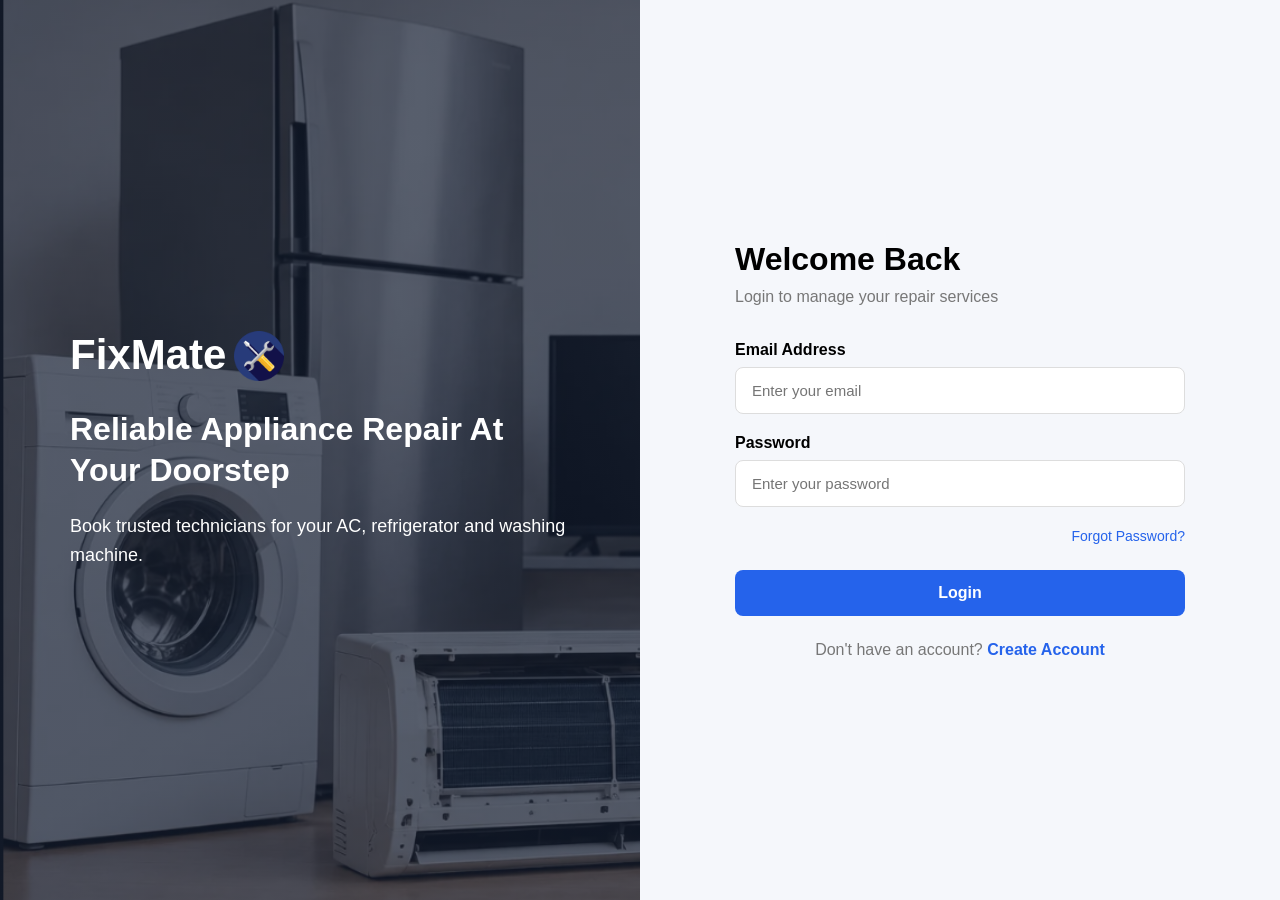
<file: index.html>
<!DOCTYPE html>
<html lang="en">
<head>
    <meta charset="UTF-8">
    <meta name="viewport" content="width=device-width, initial-scale=1.0">
    <title>FixMate Login</title>
    <link rel="stylesheet" href="css/style.css">
    <link rel="icon" type="images/png" href="assets/images/tools.png">
</head>
<body>

    <section class="loginContainer">


<!-- Left Section -->
        <div class="login-image">
            <div class="overlay">
                <div class="brand">

                    <h1>FixMate </h1> <img src="assets/images/tools.png">
                </div>
                <h2>Reliable Appliance Repair At Your Doorstep</h2>
                <p>Book trusted technicians for your AC, refrigerator and washing machine.</p>
           
            </div>
        </div>


        <!-- Right Section -->
        <div class="login-section">
            <div class="login-box">
                <h1>Welcome Back</h1>
                <p class="subtitle">
                    Login to manage your repair services
                </p>


                <form id="loginForm">

                    <!-- Email -->
                    <div class="input-group">

                        <label for="email">Email Address</label>

                        <input
                            type="email"
                            id="email"
                            placeholder="Enter your email"
                        >

                        <small id="emailError"></small>

                    </div>


                    <!-- Password -->
                    <div class="input-group">

                        <label for="password">Password</label>

                        <input
                            type="password"
                            id="password"
                            placeholder="Enter your password"
                        >

                        <small id="passwordError"></small>

                    </div>


                    <div class="forgot">
                        <a href="#">Forgot Password?</a>
                    </div>


                    <button type="submit" class="login-btn">
                        Login
                    </button>

                </form>


                <p class="register-text">Don't have an account?<a href="signUp.html"> Create Account</a></p>

            </div>

        </div>

       
    </section>

    <script src="js/login.js"></script>
    
</body>
</html>
</file>
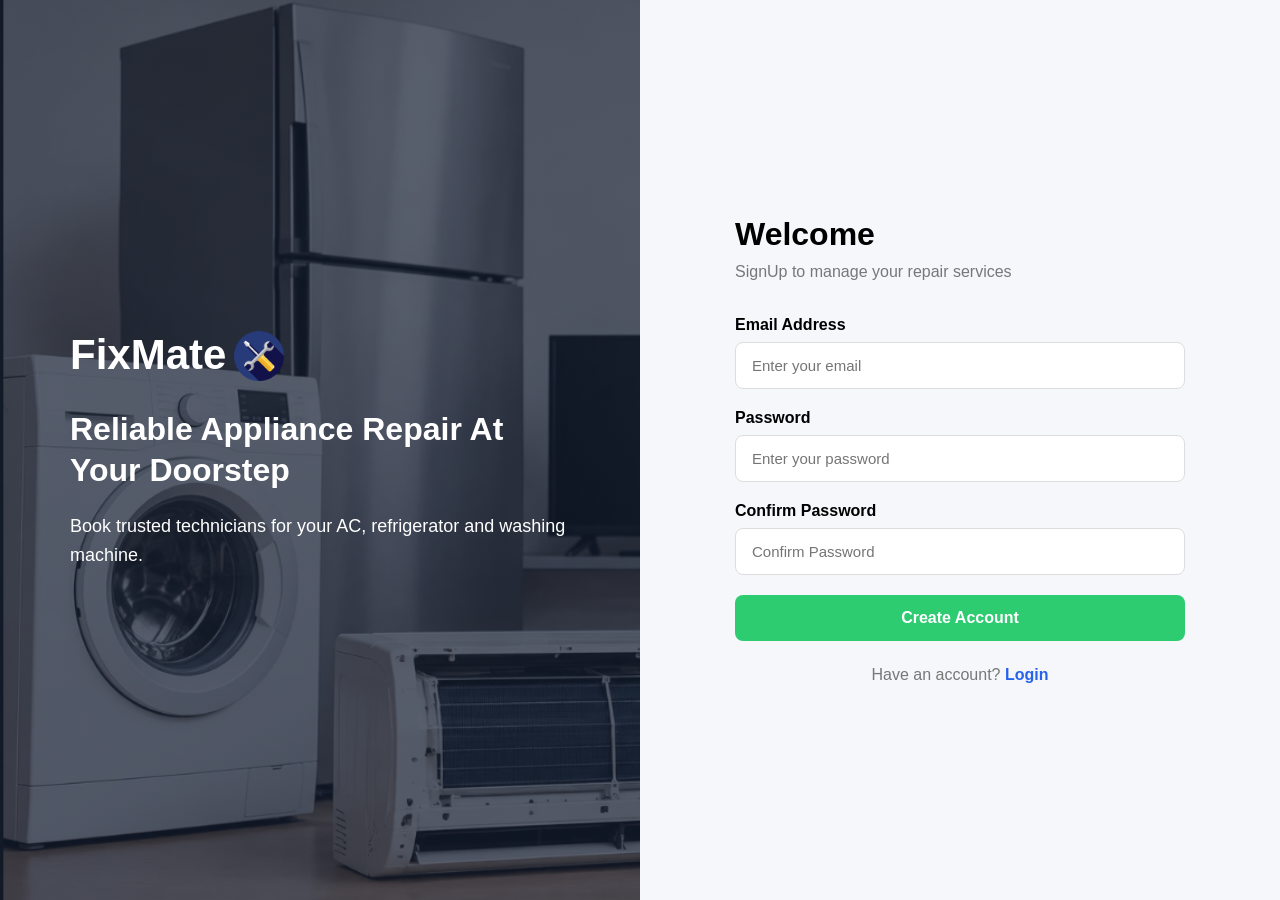
<file: signUp.html>
<!DOCTYPE html>
<html lang="en">
<head>
    <meta charset="UTF-8">
    <meta name="viewport" content="width=device-width, initial-scale=1.0">
    <title>FixMate SignUp</title>
    <link rel="stylesheet" href="css/style.css">
    <link rel="icon" type="images/png" href="assets/images/tools.png">
</head>
<body>

    <section class="loginContainer">


<!-- Left Section -->
        <div class="login-image">
            <div class="overlay">
                <div class="brand">

                    <h1>FixMate </h1> <img src="assets/images/tools.png">
                </div>
                <h2>Reliable Appliance Repair At Your Doorstep</h2>
                <p>Book trusted technicians for your AC, refrigerator and washing machine.</p>
           
            </div>
        </div>


        <!-- Right Section -->
        <div class="login-section">
            <div class="login-box">
                <h1>Welcome</h1>
                <p class="subtitle">
                    SignUp to manage your repair services
                </p>


                <form id="signupForm">

                    <!-- Email -->
                    <div class="input-group">

                        <label for="email">Email Address</label>

                        <input
                            type="email"
                            id="email"
                            placeholder="Enter your email"
                        >

                        <small id="emailError"></small>

                    </div>


                    <!-- Password -->
                    <div class="input-group">

                        <label for="password">Password</label>

                        <input
                            type="password"
                            id="password"
                            placeholder="Enter your password"
                        >

                        <small id="passwordError"></small>

                    </div>

                    <!-- Password -->
                    <div class="input-group">

                        <label for="cpassword">Confirm Password</label>

                        <input
                            type="password"
                            id="cpassword"
                            placeholder="Confirm Password"
                        >

                        <small id="confirmPasswordError"></small>

                    </div>


                 

                    <button type="submit" class="signUp-btn">
                       Create Account
                    </button>

                </form>


                <p class="register-text">Have an account?<a href="index.html"> Login</a></p>

            </div>

        </div>
         <div id="toast" class="toast"></div>

    </section>

    <script src="js/signUp.js"></script>
    
</body>
</html>
</file>
<file: css/style.css>
* {
    margin: 0;
    padding: 0;
    box-sizing: border-box;
}

body {
    font-family: Arial, sans-serif;
    min-height: 100vh;
    background: #f5f7fb;
}



/* Main Container */

.loginContainer{
    min-height: 100vh;
    display: flex;
}
.brand {
    display: flex;
    gap:8px;
}
.brand img{
    width:50px;
    height:50px;
}

/* Left Side */

.login-image {
    width: 50%;

    background:
        linear-gradient( rgba(20, 30, 50, 0.7), rgba(20, 30, 50, 0.7)),
        url(../assets/images/loginBG.png)
        left / cover no-repeat;

    display: flex;
    align-items: center;
    justify-content: center;
    color: white;
}


.overlay {
    width: 80%;
    max-width: 500px;
}


.overlay h1 {
    font-size: 42px;
    margin-bottom: 30px;
}


.overlay h2 {
    font-size: 32px;
    line-height: 1.3;
    margin-bottom: 20px;
}


.overlay p {
    font-size: 18px;
    line-height: 1.6;
}


/* Right Side */

.login-section {
    width: 50%;
    display: flex;
    align-items: center;
    justify-content: center;
    padding: 40px;
}


.login-box {
    width: 100%;
    max-width: 450px;
}


.login-box h1 {
    font-size: 32px;
    margin-bottom: 10px;
}


.subtitle {
    color: #777;
    margin-bottom: 35px;
}


/* Input */

.input-group {
    margin-bottom: 20px;
}


.input-group label {
    display: block;
    margin-bottom: 8px;
    font-weight: 600;
}


.input-group input {
    width: 100%;

    padding: 14px 16px;

    border: 1px solid #ddd;
    border-radius: 8px;

    font-size: 15px;

    outline: none;
}


.input-group input:focus {
    border-color: #2563eb;
}


.input-group small {
    display: block;
    margin-top: 5px;
    color: red;
}


/* Forgot Password */

.forgot {
    text-align: right;
    margin-bottom: 25px;
}


.forgot a {
    text-decoration: none;
    color: #2563eb;
    font-size: 14px;
}


/* Login Button */

.login-btn {
    width: 100%;

    padding: 14px;

    border: none;
    border-radius: 8px;

    background: #2563eb;
    color: white;

    font-size: 16px;
    font-weight: 600;

    cursor: pointer;
}


.login-btn:hover {
    background: #1d4ed8;
}


/* Register */

.register-text {
    text-align: center;
    margin-top: 25px;

    color: #777;
}


.register-text a {
    color: #2563eb;
    text-decoration: none;
    font-weight: 600;
}
/* SignUp */

.signUp-btn{
    background-color: #2ecc71;
     width: 100%;
    padding: 14px;
    border: none;
    border-radius: 8px;
    color: white;
    font-size: 16px;
    font-weight: 600;
    cursor: pointer;
}
/* Toaster */

.toast {
    position: fixed;
    top: 20px;
    right: 20px;
    background: #2ecc71;
    color: white;
    padding: 14px 20px;
    border-radius: 8px;
    font-size: 15px;
    font-weight: 500;
    opacity: 0;
    visibility: hidden;
    transform: translateX(100px);
    transition: all 0.3s ease;
    z-index: 1000;
}

.toast.show {
    opacity: 1;
    visibility: visible;
    transform: translateX(0);
}

/* =========================
   CUSTOMER DASHBOARD
========================= */

.dashboard-container {
    display: flex;
    min-height: 100vh;
    background: #f5f7fb;
}


/* Sidebar */

.sidebar {
    width: 250px;
    background: #ffffff;
    border-right: 1px solid #e5e7eb;
    display: flex;
    flex-direction: column;
    padding: 25px 15px;
    position: fixed;
    top: 0;
    bottom: 0;
    left: 0;
    z-index: 100;
}

.sidebar-logo {
    display: flex;
    align-items: center;
    gap: 10px;
    padding: 0 15px;
    margin-bottom: 40px;
}

.sidebar-logo img {
    width: 38px;
    height: 38px;
}

.sidebar-logo h2 {
    margin: 0;
    font-size: 23px;
}


/* Navigation */

.sidebar nav {
    display: flex;
    flex-direction: column;
    gap: 8px;
}

.nav-link {
    text-decoration: none;
    color: #64748b;
    padding: 13px 15px;
    border-radius: 8px;
    display: flex;
    align-items: center;
    gap: 12px;
    font-size: 15px;
    transition: 0.3s;
}

.nav-link:hover {
    background: #f1f5f9;
    color: #2563eb;
}

.nav-link.active {
    background: #eff6ff;
    color: #2563eb;
    font-weight: 600;
}


/* Logout */

.logout-btn {
    margin-top: auto;
    border: none;
    background: none;
    padding: 13px 15px;
    text-align: left;
    color: #ef4444;
    cursor: pointer;
    font-size: 15px;
    border-radius: 8px;
}

.logout-btn:hover {
    background: #fef2f2;
}


/* Main */

.main-content {
    margin-left: 250px;
    width: calc(100% - 250px);
    padding: 25px 35px;
}


/* Header */

.dashboard-header {
    display: flex;
    align-items: center;
    justify-content: space-between;
    margin-bottom: 35px;
}

.dashboard-header h3 {
    margin: 0 0 5px;
}

.dashboard-header p {
    margin: 0;
    color: #64748b;
    font-size: 14px;
}

.header-right {
    display: flex;
    align-items: center;
    gap: 20px;
}
/* .hero_appliances{
    display: flex;
} */
/* .hero_appliances img{
    width: 300px;
    height:600px;

} */

.notification-btn {
    border: none;
    background: white;

    width: 40px;
    height: 40px;

    border-radius: 50%;

    cursor: pointer;

    box-shadow: 0 2px 8px rgba(0,0,0,0.05);
}

.profile {
    display: flex;
    align-items: center;
    gap: 10px;
}

.profile-avatar {
    width: 40px;
    height: 40px;

    border-radius: 50%;

    background: #2563eb;
    color: white;

    display: flex;
    align-items: center;
    justify-content: center;

    font-weight: bold;
}

.profile small {
    display: block;
    color: #64748b;
}


/* Menu */

.menu-btn {
    display: none;

    border: none;
    background: white;

    font-size: 22px;

    cursor: pointer;
}


/* Welcome */

.welcome-section {
    background: white;

    padding: 30px;

    border-radius: 15px;

    display: flex;
    align-items: center;
    justify-content: space-between;

    margin-bottom: 30px;
}

.welcome-section h1 {
    margin: 0 0 8px;
}

.welcome-section p {
    color: #64748b;
    margin: 0;
}


/* Buttons */

.primary-btn {
    background: #2563eb;
    color: white;
margin-top: 8px;
    border: none;

    padding: 12px 20px;

    border-radius: 8px;

    cursor: pointer;

    font-weight: 600;

    transition: 0.3s;
}

.primary-btn:hover {
    background: #1d4ed8;
}


/* Section */

.section-title {
    margin: 25px 0 15px;
    font-size: 20px;
}

.section-heading {
    display: flex;
    align-items: center;
    justify-content: space-between;
}

.status-badge {
    color: #f59e0b;
    font-size: 14px;
    font-weight: 600;
}


/* Services */

.service-grid {
    display: grid;

    grid-template-columns: repeat(3, 1fr);

    gap: 20px;
}

.service-card {
    background: white;

    padding: 25px;

    border-radius: 15px;

    border: 1px solid #e5e7eb;

    transition: 0.3s;
}

.service-card:hover {
    transform: translateY(-4px);

    box-shadow: 0 10px 25px rgba(0,0,0,0.08);
}

.service-icon {
    font-size: 35px;

    margin-bottom: 15px;
}
.service-icon img{
    width:50px;
    height:50px
}

.service-card h3 {
    margin: 0 0 10px;
}

.service-card p {
    color: #64748b;

    font-size: 14px;

    line-height: 1.6;
}

.service-btn {
    border: none;
    background: none;

    color: #2563eb;

    font-weight: 600;

    cursor: pointer;
}


/* Active Repair */

.active-repair-card {
    background: white;

    padding: 25px;

    border-radius: 15px;

    border: 1px solid #e5e7eb;
}

.repair-top {
    display: flex;

    justify-content: space-between;

    align-items: center;
}

.repair-appliance {
    display: flex;
    align-items: center;
    gap: 15px;
}

.repair-icon {
    width: 50px;
    height: 50px;

    border-radius: 10px;

    background: #eff6ff;

    display: flex;
    align-items: center;
    justify-content: center;

    font-size: 25px;
}

.repair-appliance h3 {
    margin: 0 0 5px;
}

.repair-appliance p {
    margin: 0;

    color: #64748b;

    font-size: 13px;
}

.repair-status {
    background: #fff7ed;

    color: #f97316;

    padding: 7px 12px;

    border-radius: 20px;

    font-size: 13px;
}


/* Technician */

.technician {
    display: flex;

    align-items: center;

    gap: 12px;

    margin: 25px 0;
}

.technician-avatar {
    width: 45px;
    height: 45px;

    border-radius: 50%;

    background: #e0e7ff;

    display: flex;
    align-items: center;
    justify-content: center;

    font-weight: bold;
}

.technician h4 {
    margin: 0 0 4px;
}

.technician p {
    margin: 0;

    color: #64748b;

    font-size: 13px;
}

.arrival {
    margin-left: auto;

    text-align: right;
}

.arrival small {
    display: block;

    color: #64748b;
}

.arrival strong {
    color: #2563eb;
}


/* Progress */

.progress-container {
    display: flex;

    align-items: center;

    margin: 30px 0;
}

.progress-step {
    text-align: center;

    min-width: 80px;
}

.progress-step span {
    width: 35px;
    height: 35px;

    border-radius: 50%;

    background: #e5e7eb;

    display: flex;
    align-items: center;
    justify-content: center;

    margin: auto;

    font-size: 14px;
}

.progress-step.completed span {
    background: #22c55e;
    color: white;
}

.progress-step.current span {
    background: #2563eb;
    color: white;
}

.progress-step p {
    font-size: 12px;

    color: #64748b;
}

.progress-line {
    height: 3px;

    background: #e5e7eb;

    flex: 1;
}

.completed-line {
    background: #22c55e;
}

.track-btn {
    border: none;

    background: #eff6ff;

    color: #2563eb;

    padding: 10px 18px;

    border-radius: 8px;

    cursor: pointer;

    font-weight: 600;
}


/* Table */

.table-container {
    background: white;

    border-radius: 15px;

    overflow-x: auto;

    border: 1px solid #e5e7eb;
}

table {
    width: 100%;

    border-collapse: collapse;
}

th,
td {
    padding: 17px;

    text-align: left;

    border-bottom: 1px solid #e5e7eb;

    font-size: 14px;
}

th {
    color: #64748b;
    font-weight: 500;
}

.completed-badge {
    background: #dcfce7;

    color: #16a34a;

    padding: 5px 10px;

    border-radius: 15px;

    font-size: 12px;
}


/* Other Sections */

.page-section {
    display: none;
}

.page-section.active-section {
    display: block;
}

.section-description {
    color: #64748b;
}


/* Booking */

.booking-card,
.tracking-card,
.settings-card {
    background: white;

    padding: 30px;

    border-radius: 15px;

    max-width: 800px;

    margin-top: 25px;
}

.form-row {
    display: grid;

    grid-template-columns: 1fr 1fr;

    gap: 20px;
}

.form-group {
    margin-bottom: 20px;
}

.form-group label,
.settings-card label {
    display: block;

    margin-bottom: 8px;

    font-weight: 600;

    font-size: 14px;
}

.form-group input,
.form-group select,
.form-group textarea,
.settings-card input {
    width: 100%;

    padding: 12px;

    border: 1px solid #d1d5db;

    border-radius: 8px;

    outline: none;

    font-family: inherit;
}

.form-group textarea {
    min-height: 100px;

    resize: vertical;
}


/* Tracking */

.big-status {
    background: #eff6ff;

    color: #2563eb;

    padding: 20px;

    border-radius: 10px;

    margin: 25px 0;

    font-weight: 600;
}


/* History */

.history-grid {
    display: grid;

    grid-template-columns: repeat(2, 1fr);

    gap: 20px;

    margin-top: 25px;
}

.history-card {
    background: white;

    padding: 25px;

    border-radius: 15px;

    border: 1px solid #e5e7eb;
}

.history-card > span {
    font-size: 30px;
}

.history-card h3 {
    margin-bottom: 5px;
}

.history-card p {
    color: #64748b;
}

.history-card strong {
    display: block;

    margin: 15px 0;
}

.history-card small {
    color: #16a34a;
}


/* Invoice */

.invoice-card {
    background: white;

    padding: 20px;

    border-radius: 12px;

    display: flex;

    align-items: center;

    gap: 25px;

    margin-top: 25px;
}

.invoice-card > div {
    flex: 1;
}

.invoice-card p {
    color: #64748b;
}

.invoice-btn {
    border: none;

    background: #eff6ff;

    color: #2563eb;

    padding: 10px 15px;

    border-radius: 7px;

    cursor: pointer;
}


/* Settings */

.settings-card {
    display: flex;

    flex-direction: column;

    gap: 10px;
}

.settings-card input {
    margin-bottom: 15px;
}




/* Tablet */

@media (max-width: 992px) {

    .login-image {
        width: 45%;
    }

    .login-section {
        width: 55%;
        padding: 30px;
    }

    .overlay h1 {
        font-size: 35px;
    }

    .overlay h2 {
        font-size: 26px;
    }

    .sidebar {
        width: 220px;
    }

    .main-content {
        margin-left: 220px;

        width: calc(100% - 220px);

        padding: 25px;
    }

    .service-grid {
        grid-template-columns: repeat(2, 1fr);
    }
}



/* Mobile */


@media (max-width: 768px) {

    .login-container {
        display: block;
    }


    /* Hide image on mobile */

    .login-image {
        display: none;
    }


    .login-section {
        width: 100%;
        min-height: 100vh;

        padding: 25px;
    }


    .login-box {
        max-width: 450px;
    }


    .login-box h1 {
        font-size: 28px;
    }

    .sidebar {
        left: -250px;

        transition: 0.3s;
    }

    .sidebar.show {
        left: 0;
    }

    .main-content {
        margin-left: 0;

        width: 100%;

        padding: 18px;
    }

    .menu-btn {
        display: block;
    }

    .dashboard-header {
        gap: 15px;
    }

    .dashboard-header > div:first-of-type {
        flex: 1;
    }

    .header-right {
        gap: 8px;
    }

    .profile div:last-child {
        display: none;
    }

    .welcome-section {
        flex-direction: column;

        align-items: flex-start;

        gap: 20px;
    }

    .welcome-section h1 {
        font-size: 24px;
    }

    .service-grid {
        grid-template-columns: 1fr;
    }

    .progress-container {
        overflow-x: auto;

        min-width: 550px;
    }

    .active-repair-card {
        overflow-x: auto;
    }

    .repair-top {
        min-width: 500px;
    }

    .technician {
        min-width: 500px;
    }

    .history-grid {
        grid-template-columns: 1fr;
    }

    .form-row {
        grid-template-columns: 1fr;
    }

    .invoice-card {
        flex-direction: column;

        align-items: flex-start;
    }
}
</file>
